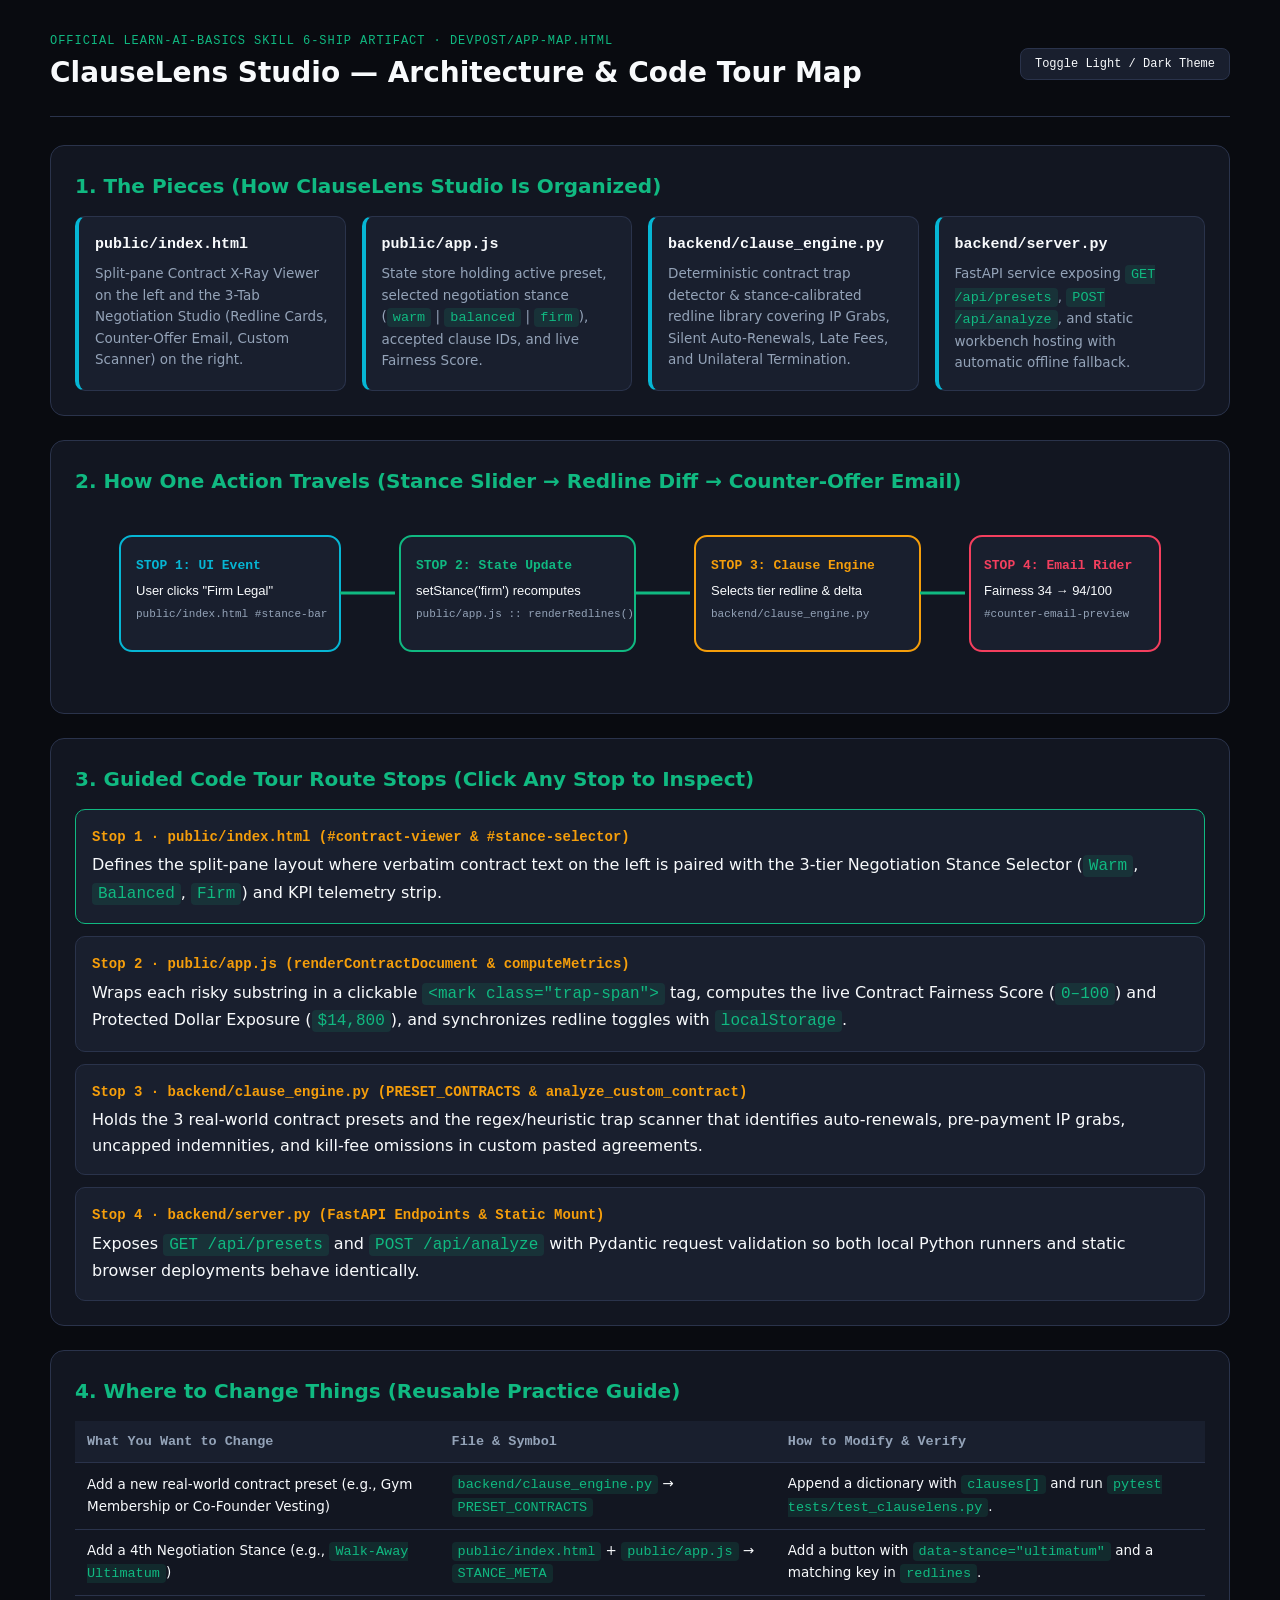
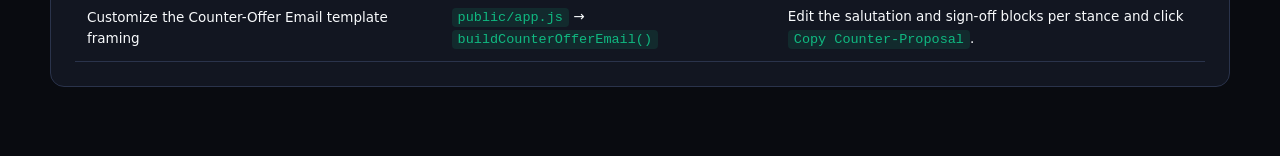
<file: app-map.html>
<!DOCTYPE html>
<html lang="en">
<head>
  <meta charset="UTF-8" />
  <meta name="viewport" content="width=device-width, initial-scale=1.0" />
  <title>ClauseLens Studio — App Map & Interactive Code Tour (devpost/app-map.html)</title>
  <style>
    :root {
      --bg: #090b10;
      --card: #121621;
      --elevated: #191f2e;
      --border: #2a334b;
      --text: #f8fafc;
      --muted: #94a3b8;
      --emerald: #10b981;
      --amber: #f59e0b;
      --rose: #f43f5e;
      --cyan: #06b6d4;
      --mono: 'JetBrains Mono', Consolas, monospace;
      --sans: 'Inter', system-ui, -apple-system, sans-serif;
    }
    [data-theme="light"] {
      --bg: #f8fafc;
      --card: #ffffff;
      --elevated: #f1f5f9;
      --border: #cbd5e1;
      --text: #0f172a;
      --muted: #475569;
    }
    * { box-sizing: border-box; margin: 0; padding: 0; }
    body {
      background: var(--bg);
      color: var(--text);
      font-family: var(--sans);
      line-height: 1.6;
      padding: 32px 24px 64px;
    }
    .container { max-width: 1180px; margin: 0 auto; }
    .header {
      display: flex;
      justify-content: space-between;
      align-items: center;
      border-bottom: 1px solid var(--border);
      padding-bottom: 20px;
      margin-bottom: 28px;
      flex-wrap: wrap;
      gap: 16px;
    }
    .kicker {
      font-family: var(--mono);
      font-size: 12px;
      color: var(--emerald);
      text-transform: uppercase;
      letter-spacing: 0.08em;
    }
    h1 { font-size: 28px; font-weight: 800; }
    h2 { font-size: 20px; font-weight: 700; margin-bottom: 14px; color: var(--emerald); }
    .btn {
      background: var(--elevated);
      color: var(--text);
      border: 1px solid var(--border);
      padding: 8px 14px;
      border-radius: 8px;
      cursor: pointer;
      font-family: var(--mono);
      font-size: 12px;
    }
    .section-card {
      background: var(--card);
      border: 1px solid var(--border);
      border-radius: 14px;
      padding: 24px;
      margin-bottom: 24px;
    }
    .pieces-grid {
      display: grid;
      grid-template-columns: repeat(auto-fit, minmax(250px, 1fr));
      gap: 16px;
    }
    .piece {
      background: var(--elevated);
      border: 1px solid var(--border);
      border-left: 4px solid var(--cyan);
      border-radius: 10px;
      padding: 16px;
    }
    .piece h3 { font-size: 15px; margin-bottom: 6px; font-family: var(--mono); }
    .piece p { font-size: 13.5px; color: var(--muted); }
    ol.route {
      list-style: none;
      display: grid;
      gap: 12px;
    }
    ol.route li {
      background: var(--elevated);
      border: 1px solid var(--border);
      border-radius: 10px;
      padding: 16px;
      cursor: pointer;
      transition: border-color 0.15s ease;
    }
    ol.route li.active, ol.route li:hover {
      border-color: var(--emerald);
    }
    .stop-title {
      font-family: var(--mono);
      font-weight: 700;
      font-size: 14px;
      color: var(--amber);
      margin-bottom: 4px;
    }
    table {
      width: 100%;
      border-collapse: collapse;
      font-size: 13.5px;
    }
    th, td {
      padding: 10px 12px;
      border-bottom: 1px solid var(--border);
      text-align: left;
    }
    th { font-family: var(--mono); color: var(--muted); background: var(--elevated); }
    code {
      font-family: var(--mono);
      background: rgba(16, 185, 129, 0.12);
      color: var(--emerald);
      padding: 2px 6px;
      border-radius: 4px;
    }
  </style>
</head>
<body>
  <div class="container">
    <header class="header">
      <div>
        <div class="kicker">OFFICIAL LEARN-AI-BASICS SKILL 6-SHIP ARTIFACT · DEVPOST/APP-MAP.HTML</div>
        <h1>ClauseLens Studio — Architecture & Code Tour Map</h1>
      </div>
      <div>
        <button class="btn" id="theme-btn" type="button">Toggle Light / Dark Theme</button>
      </div>
    </header>

    <!-- 1. THE PIECES -->
    <section class="section-card">
      <h2>1. The Pieces (How ClauseLens Studio Is Organized)</h2>
      <div class="pieces-grid">
        <div class="piece">
          <h3>public/index.html</h3>
          <p>Split-pane Contract X-Ray Viewer on the left and the 3-Tab Negotiation Studio (Redline Cards, Counter-Offer Email, Custom Scanner) on the right.</p>
        </div>
        <div class="piece">
          <h3>public/app.js</h3>
          <p>State store holding active preset, selected negotiation stance (<code>warm</code> | <code>balanced</code> | <code>firm</code>), accepted clause IDs, and live Fairness Score.</p>
        </div>
        <div class="piece">
          <h3>backend/clause_engine.py</h3>
          <p>Deterministic contract trap detector & stance-calibrated redline library covering IP Grabs, Silent Auto-Renewals, Late Fees, and Unilateral Termination.</p>
        </div>
        <div class="piece">
          <h3>backend/server.py</h3>
          <p>FastAPI service exposing <code>GET /api/presets</code>, <code>POST /api/analyze</code>, and static workbench hosting with automatic offline fallback.</p>
        </div>
      </div>
    </section>

    <!-- 2. INLINE SVG DIAGRAM: HOW ONE ACTION TRAVELS -->
    <section class="section-card">
      <h2>2. How One Action Travels (Stance Slider → Redline Diff → Counter-Offer Email)</h2>
      <svg viewBox="0 0 1060 170" width="100%" height="170" role="img" aria-label="ClauseLens Data Flow Diagram">
        <rect x="10" y="25" width="220" height="115" rx="12" fill="#191f2e" stroke="#06b6d4" stroke-width="2"/>
        <text x="26" y="58" fill="#06b6d4" font-family="monospace" font-size="13" font-weight="bold">STOP 1: UI Event</text>
        <text x="26" y="84" fill="#f8fafc" font-family="sans-serif" font-size="13">User clicks "Firm Legal"</text>
        <text x="26" y="106" fill="#94a3b8" font-family="monospace" font-size="11">public/index.html #stance-bar</text>

        <path d="M 230 82 L 285 82" stroke="#10b981" stroke-width="3" marker-end="url(#arrow)"/>

        <rect x="290" y="25" width="235" height="115" rx="12" fill="#191f2e" stroke="#10b981" stroke-width="2"/>
        <text x="306" y="58" fill="#10b981" font-family="monospace" font-size="13" font-weight="bold">STOP 2: State Update</text>
        <text x="306" y="84" fill="#f8fafc" font-family="sans-serif" font-size="13">setStance('firm') recomputes</text>
        <text x="306" y="106" fill="#94a3b8" font-family="monospace" font-size="11">public/app.js :: renderRedlines()</text>

        <path d="M 525 82 L 580 82" stroke="#10b981" stroke-width="3"/>

        <rect x="585" y="25" width="225" height="115" rx="12" fill="#191f2e" stroke="#f59e0b" stroke-width="2"/>
        <text x="601" y="58" fill="#f59e0b" font-family="monospace" font-size="13" font-weight="bold">STOP 3: Clause Engine</text>
        <text x="601" y="84" fill="#f8fafc" font-family="sans-serif" font-size="13">Selects tier redline &amp; delta</text>
        <text x="601" y="106" fill="#94a3b8" font-family="monospace" font-size="11">backend/clause_engine.py</text>

        <path d="M 810 82 L 855 82" stroke="#10b981" stroke-width="3"/>

        <rect x="860" y="25" width="190" height="115" rx="12" fill="#191f2e" stroke="#f43f5e" stroke-width="2"/>
        <text x="874" y="58" fill="#f43f5e" font-family="monospace" font-size="13" font-weight="bold">STOP 4: Email Rider</text>
        <text x="874" y="84" fill="#f8fafc" font-family="sans-serif" font-size="13">Fairness 34 → 94/100</text>
        <text x="874" y="106" fill="#94a3b8" font-family="monospace" font-size="11">#counter-email-preview</text>
      </svg>
    </section>

    <!-- 3. GUIDED CODE TOUR ROUTE STOPS -->
    <section class="section-card">
      <h2>3. Guided Code Tour Route Stops (Click Any Stop to Inspect)</h2>
      <ol class="route" id="route-list">
        <li class="active">
          <div class="stop-title">Stop 1 · public/index.html (#contract-viewer &amp; #stance-selector)</div>
          <p>Defines the split-pane layout where verbatim contract text on the left is paired with the 3-tier Negotiation Stance Selector (<code>Warm</code>, <code>Balanced</code>, <code>Firm</code>) and KPI telemetry strip.</p>
        </li>
        <li>
          <div class="stop-title">Stop 2 · public/app.js (renderContractDocument &amp; computeMetrics)</div>
          <p>Wraps each risky substring in a clickable <code>&lt;mark class="trap-span"&gt;</code> tag, computes the live Contract Fairness Score (<code>0–100</code>) and Protected Dollar Exposure (<code>$14,800</code>), and synchronizes redline toggles with <code>localStorage</code>.</p>
        </li>
        <li>
          <div class="stop-title">Stop 3 · backend/clause_engine.py (PRESET_CONTRACTS &amp; analyze_custom_contract)</div>
          <p>Holds the 3 real-world contract presets and the regex/heuristic trap scanner that identifies auto-renewals, pre-payment IP grabs, uncapped indemnities, and kill-fee omissions in custom pasted agreements.</p>
        </li>
        <li>
          <div class="stop-title">Stop 4 · backend/server.py (FastAPI Endpoints &amp; Static Mount)</div>
          <p>Exposes <code>GET /api/presets</code> and <code>POST /api/analyze</code> with Pydantic request validation so both local Python runners and static browser deployments behave identically.</p>
        </li>
      </ol>
    </section>

    <!-- 4. WHERE TO CHANGE THINGS -->
    <section class="section-card">
      <h2>4. Where to Change Things (Reusable Practice Guide)</h2>
      <table>
        <thead>
          <tr>
            <th>What You Want to Change</th>
            <th>File &amp; Symbol</th>
            <th>How to Modify &amp; Verify</th>
          </tr>
        </thead>
        <tbody>
          <tr>
            <td>Add a new real-world contract preset (e.g., Gym Membership or Co-Founder Vesting)</td>
            <td><code>backend/clause_engine.py</code> → <code>PRESET_CONTRACTS</code></td>
            <td>Append a dictionary with <code>clauses[]</code> and run <code>pytest tests/test_clauselens.py</code>.</td>
          </tr>
          <tr>
            <td>Add a 4th Negotiation Stance (e.g., <code>Walk-Away Ultimatum</code>)</td>
            <td><code>public/index.html</code> + <code>public/app.js</code> → <code>STANCE_META</code></td>
            <td>Add a button with <code>data-stance="ultimatum"</code> and a matching key in <code>redlines</code>.</td>
          </tr>
          <tr>
            <td>Customize the Counter-Offer Email template framing</td>
            <td><code>public/app.js</code> → <code>buildCounterOfferEmail()</code></td>
            <td>Edit the salutation and sign-off blocks per stance and click <code>Copy Counter-Proposal</code>.</td>
          </tr>
        </tbody>
      </table>
    </section>
  </div>

  <script>
    const btn = document.getElementById("theme-btn");
    btn.addEventListener("click", () => {
      const cur = document.documentElement.getAttribute("data-theme");
      const next = cur === "light" ? "dark" : "light";
      document.documentElement.setAttribute("data-theme", next);
    });
    document.querySelectorAll("#route-list li").forEach(li => {
      li.addEventListener("click", () => {
        document.querySelectorAll("#route-list li").forEach(el => el.classList.remove("active"));
        li.classList.add("active");
      });
    });
  </script>
</body>
</html>
</file>
